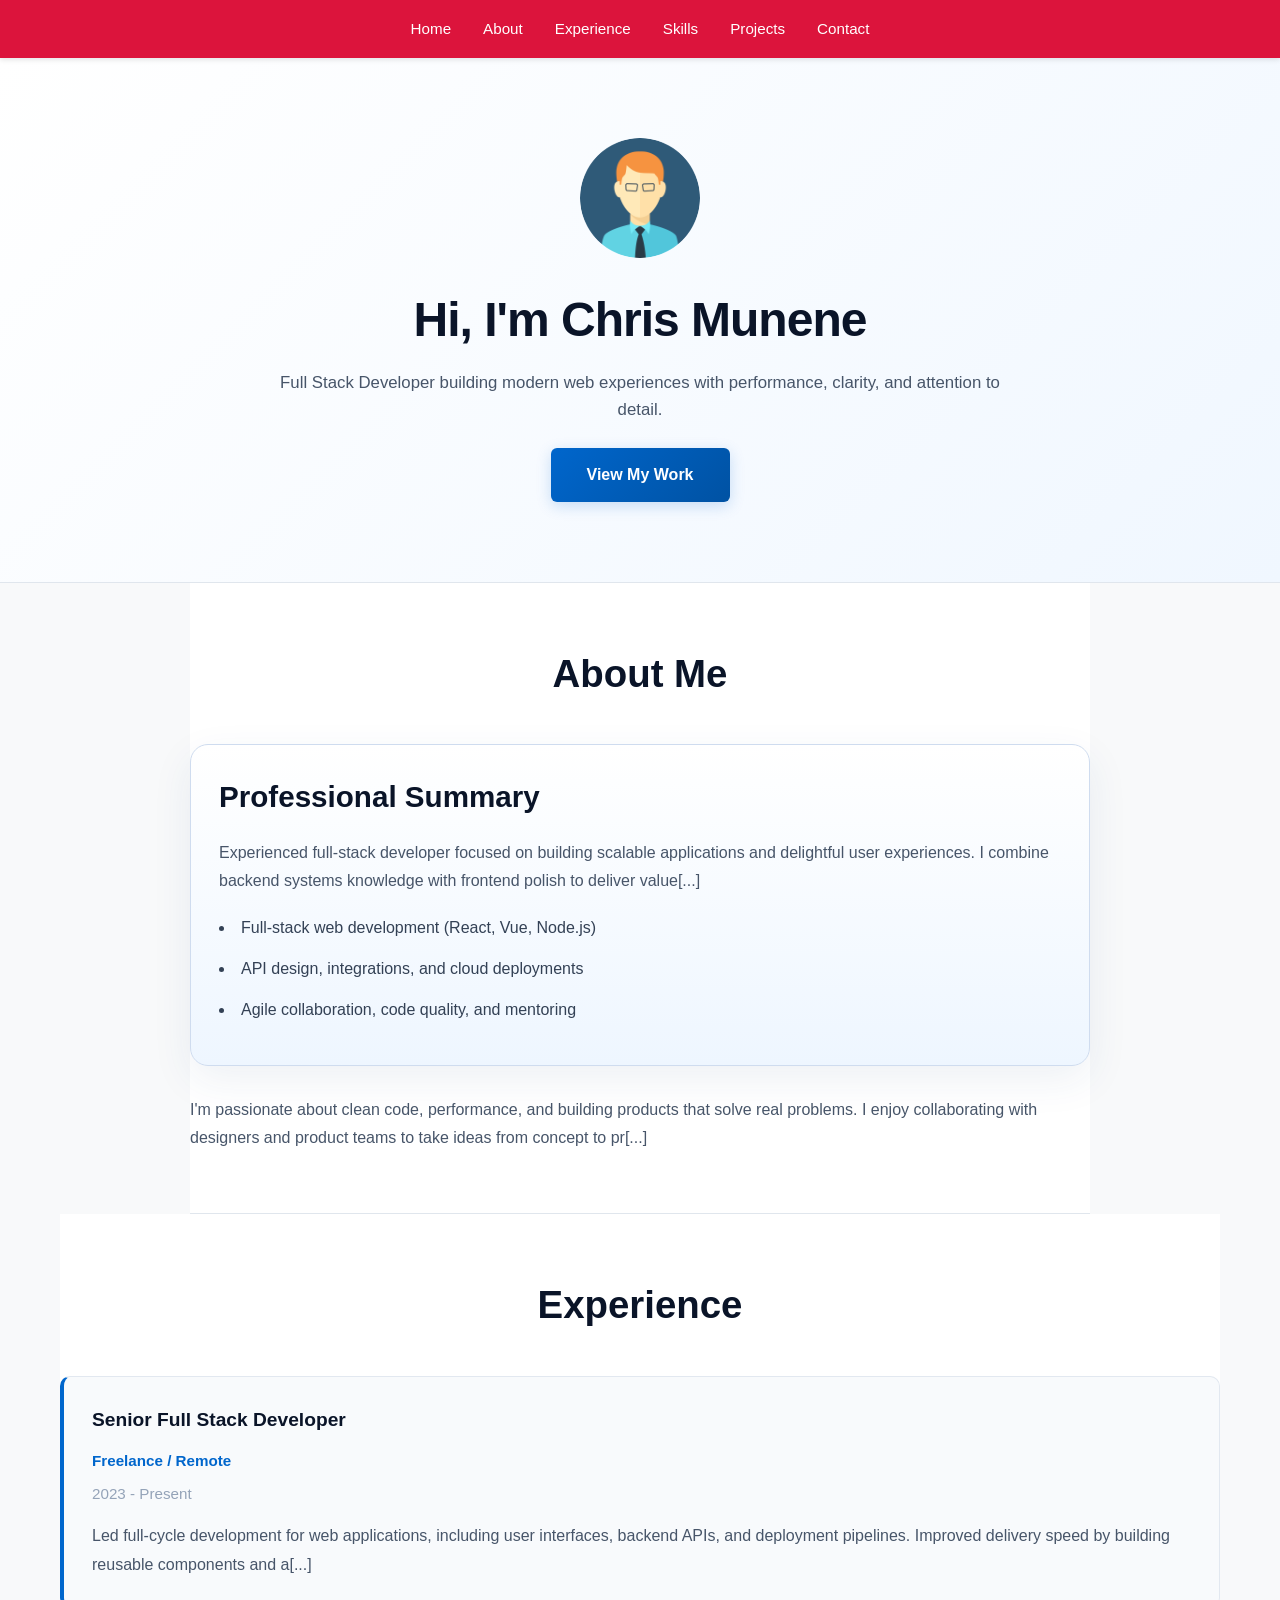
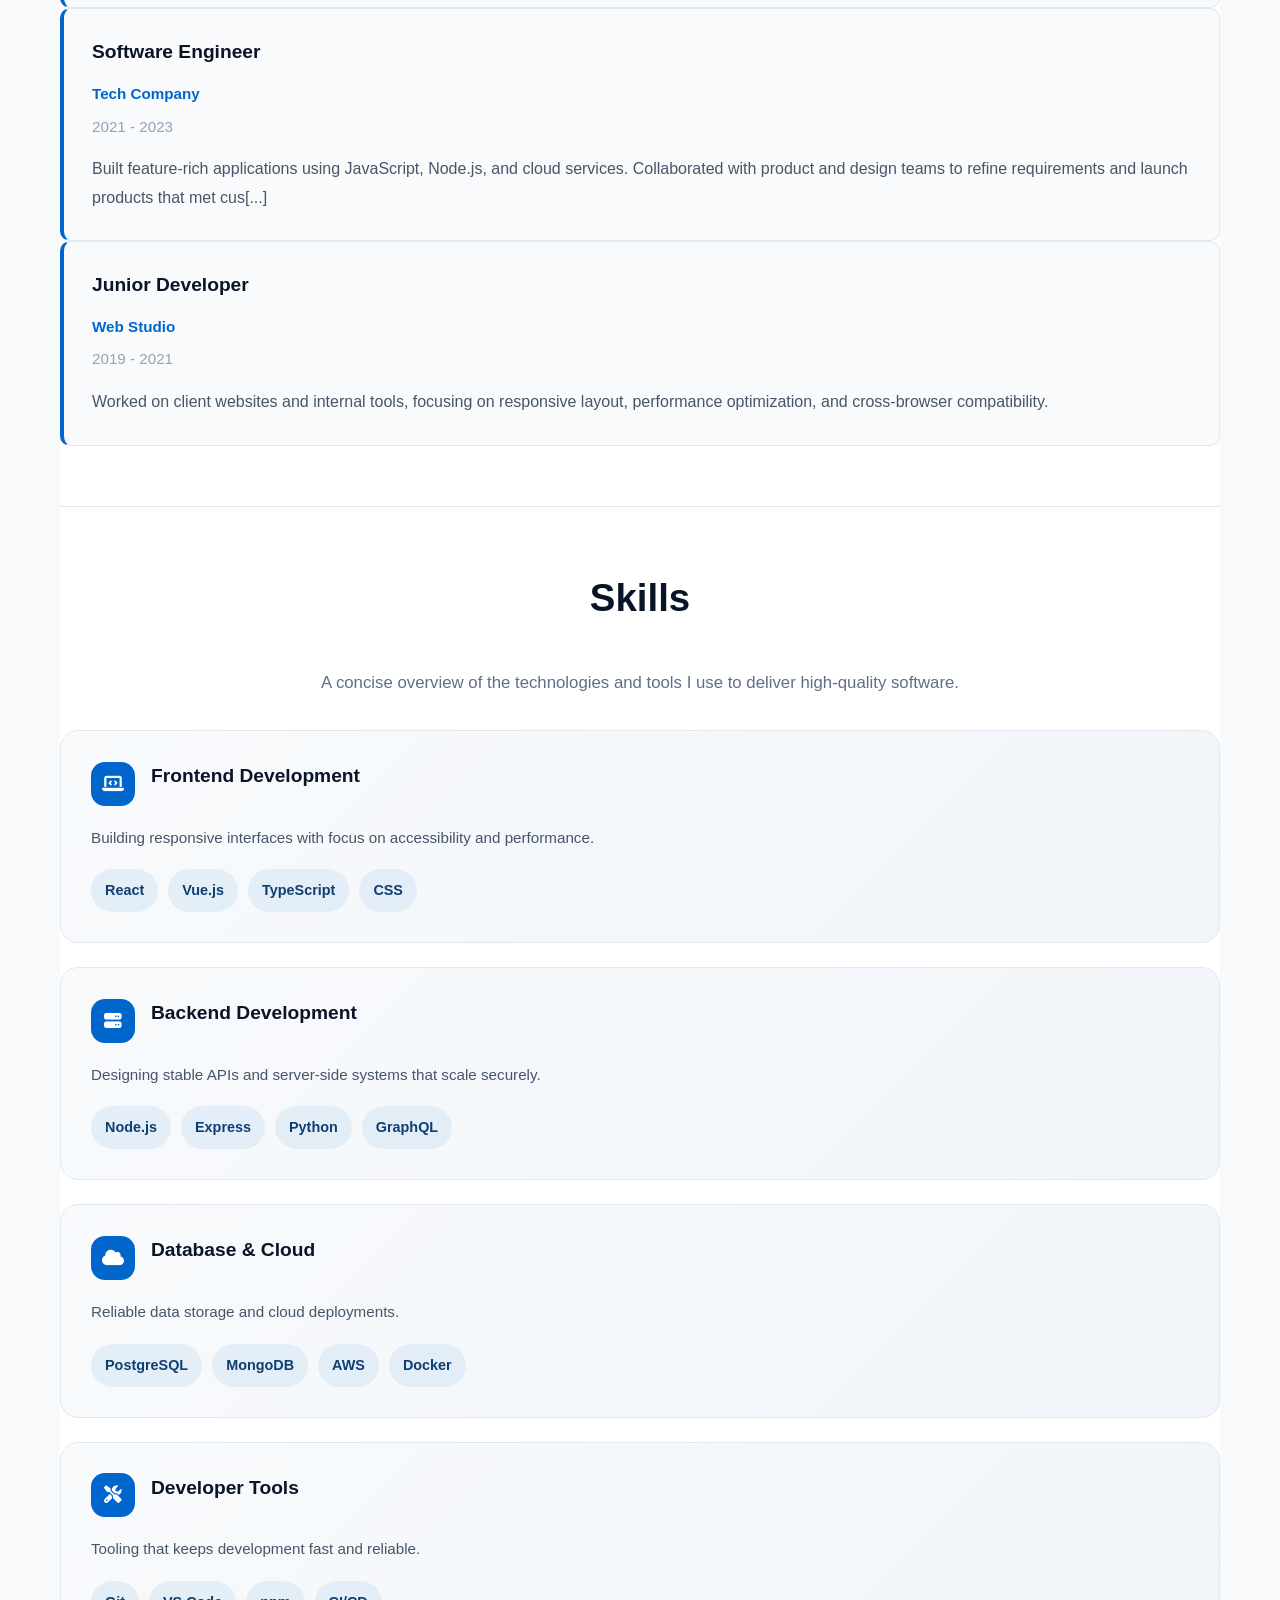
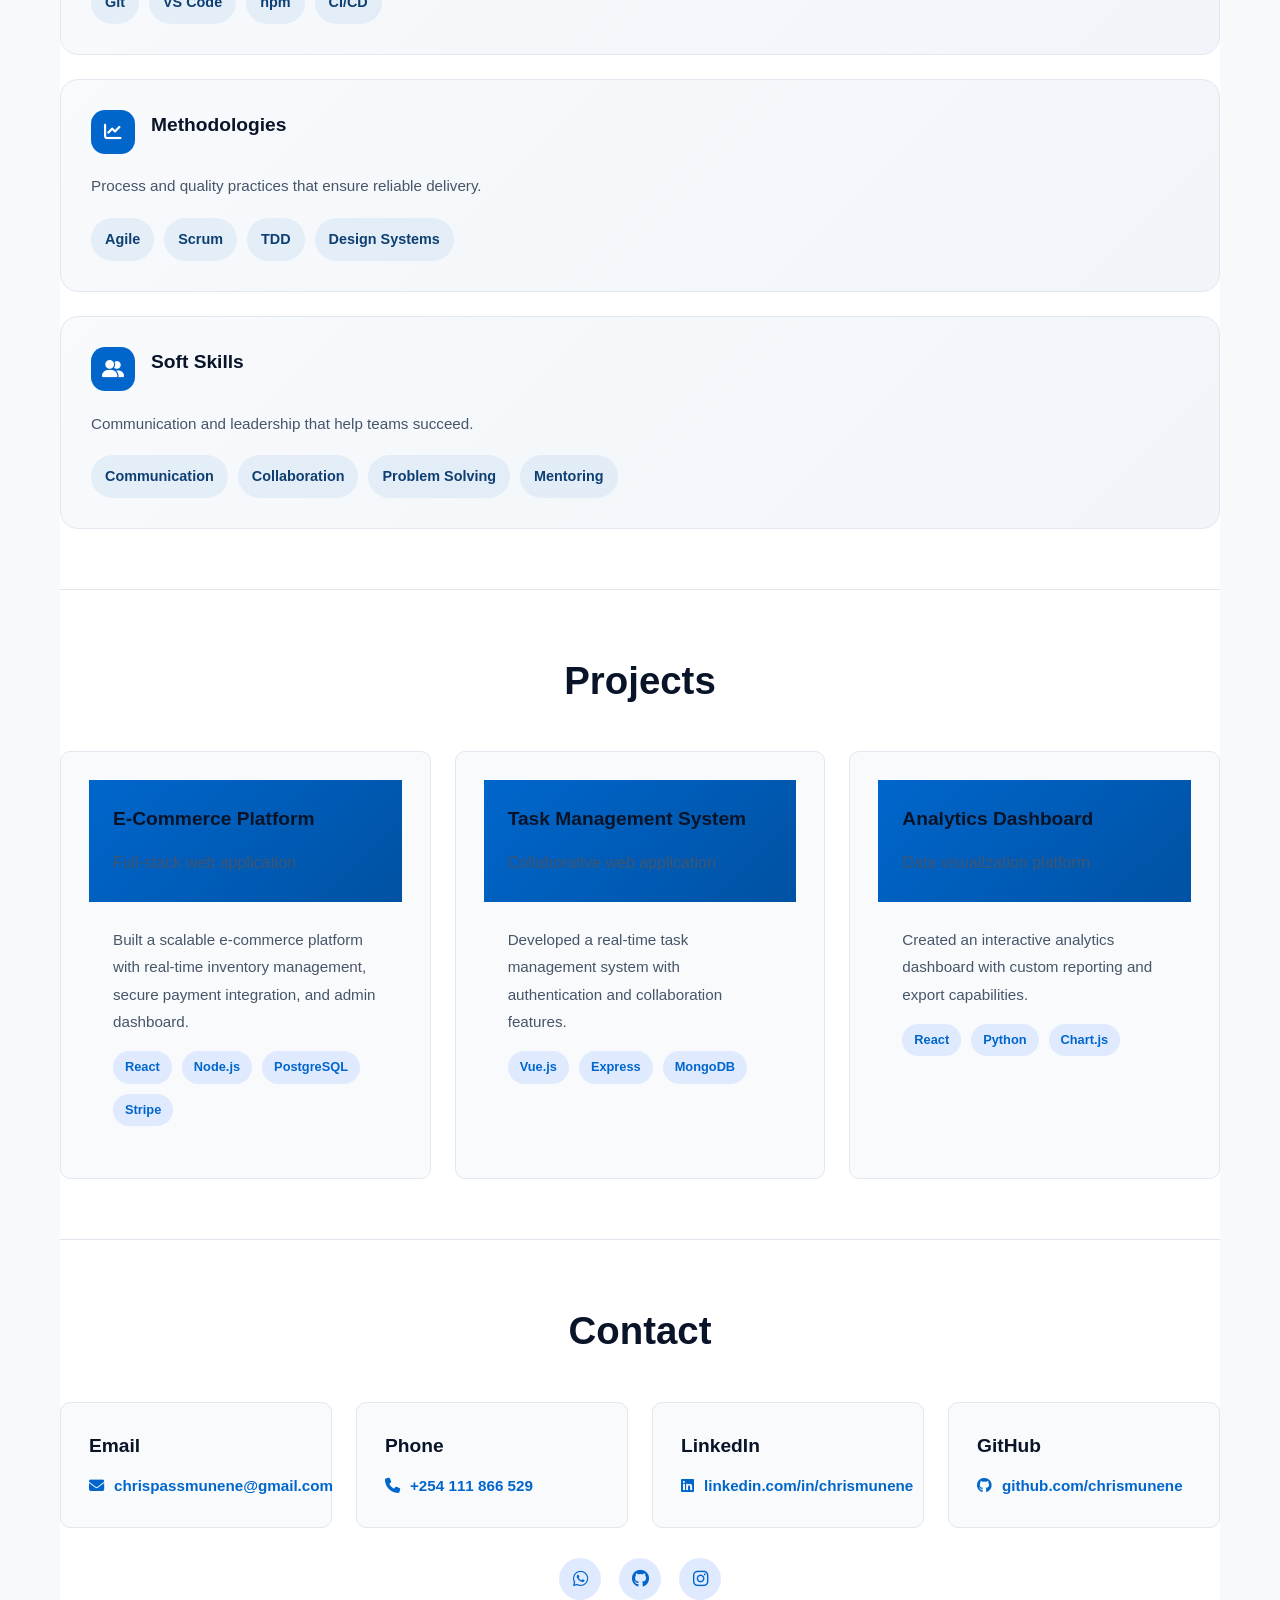
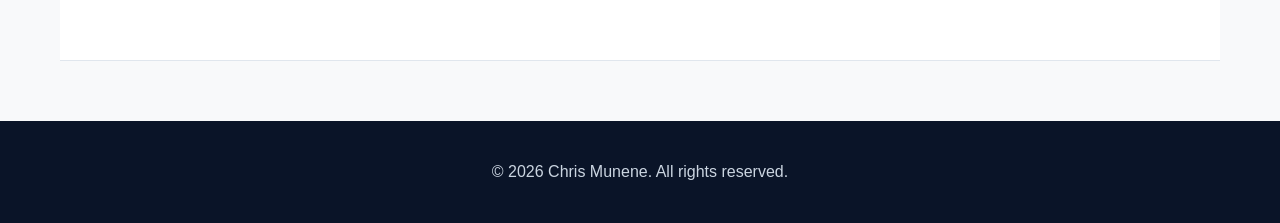
<file: index.html>
<!DOCTYPE html>
<html lang="en">
<head>
    <meta charset="UTF-8">
    <meta name="viewport" content="width=device-width, initial-scale=1.0">
    <link rel="icon" type="image/png" href="Admin-Profile-PNG-Clipart.png">
    <link rel="apple-touch-icon" href="Admin-Profile-PNG-Clipart.png">
    <title>Chris Munene</title>
    <link rel="stylesheet" href="styles.css">
    <link rel="stylesheet" href="https://cdnjs.cloudflare.com/ajax/libs/font-awesome/6.4.0/css/all.min.css">
    <meta name="description" content="Chris Munene — Full Stack Developer. Portfolio with projects, skills and contact information.">
    <style>
        nav {
            background-color: #dc143c;
            padding: 1rem 0;
            position: sticky;
            top: 0;
            box-shadow: 0 2px 5px rgba(0, 0, 0, 0.1);
        }
        
        nav ul {
            list-style: none;
            margin: 0;
            padding: 0 2rem;
            display: flex;
            justify-content: center;
            gap: 2rem;
            flex-wrap: wrap;
        }
        
        nav a {
            color: white;
            text-decoration: none;
            font-weight: 500;
            transition: opacity 0.3s ease;
        }
        
        nav a:hover {
            opacity: 0.8;
            text-decoration: underline;
        }
    </style>
</head>
<body>
    <nav>
        <ul>
            <li><a href="#home">Home</a></li>
            <li><a href="#about">About</a></li>
            <li><a href="#experience">Experience</a></li>
            <li><a href="#skills">Skills</a></li>
            <li><a href="#projects">Projects</a></li>
            <li><a href="#contact">Contact</a></li>
        </ul>
    </nav>

    <header class="page-hero" id="home">
        <img class="logo-image" src="Admin-Profile-PNG-Clipart.png" alt="Admin Profile Logo">
        <h1>Hi, I'm Chris Munene</h1>
        <p>Full Stack Developer building modern web experiences with performance, clarity, and attention to detail.</p>
        <a href="#projects" class="cta-button">View My Work</a>
    </header>

    <main class="container">
        <section id="about" class="about">
            <h2>About Me</h2>
            <div class="about-card">
                <h3>Professional Summary</h3>
                <p>Experienced full-stack developer focused on building scalable applications and delightful user experiences. I combine backend systems knowledge with frontend polish to deliver value[...]
                <ul>
                    <li>Full-stack web development (React, Vue, Node.js)</li>
                    <li>API design, integrations, and cloud deployments</li>
                    <li>Agile collaboration, code quality, and mentoring</li>
                </ul>
            </div>
            <p>I'm passionate about clean code, performance, and building products that solve real problems. I enjoy collaborating with designers and product teams to take ideas from concept to pr[...]
        </section>

        <section id="experience">
            <h2>Experience</h2>
            <div class="experience-item">
                <h3>Senior Full Stack Developer</h3>
                <div class="role">Freelance / Remote</div>
                <div class="date">2023 - Present</div>
                <p>Led full-cycle development for web applications, including user interfaces, backend APIs, and deployment pipelines. Improved delivery speed by building reusable components and a[...]
            </div>
            <div class="experience-item">
                <h3>Software Engineer</h3>
                <div class="role">Tech Company</div>
                <div class="date">2021 - 2023</div>
                <p>Built feature-rich applications using JavaScript, Node.js, and cloud services. Collaborated with product and design teams to refine requirements and launch products that met cus[...]
            </div>
            <div class="experience-item">
                <h3>Junior Developer</h3>
                <div class="role">Web Studio</div>
                <div class="date">2019 - 2021</div>
                <p>Worked on client websites and internal tools, focusing on responsive layout, performance optimization, and cross-browser compatibility.</p>
            </div>
        </section>

        <section id="skills">
            <h2>Skills</h2>
            <p class="section-intro">A concise overview of the technologies and tools I use to deliver high-quality software.</p>
            <div class="skills-grid">
                <div class="skill-card">
                    <div class="skill-card-header">
                        <i class="fas fa-laptop-code"></i>
                        <h3>Frontend Development</h3>
                    </div>
                    <p>Building responsive interfaces with focus on accessibility and performance.</p>
                    <div class="skill-tags">
                        <span class="skill-pill">React</span>
                        <span class="skill-pill">Vue.js</span>
                        <span class="skill-pill">TypeScript</span>
                        <span class="skill-pill">CSS</span>
                    </div>
                </div>
                <div class="skill-card">
                    <div class="skill-card-header">
                        <i class="fas fa-server"></i>
                        <h3>Backend Development</h3>
                    </div>
                    <p>Designing stable APIs and server-side systems that scale securely.</p>
                    <div class="skill-tags">
                        <span class="skill-pill">Node.js</span>
                        <span class="skill-pill">Express</span>
                        <span class="skill-pill">Python</span>
                        <span class="skill-pill">GraphQL</span>
                    </div>
                </div>
                <div class="skill-card">
                    <div class="skill-card-header">
                        <i class="fas fa-cloud"></i>
                        <h3>Database & Cloud</h3>
                    </div>
                    <p>Reliable data storage and cloud deployments.</p>
                    <div class="skill-tags">
                        <span class="skill-pill">PostgreSQL</span>
                        <span class="skill-pill">MongoDB</span>
                        <span class="skill-pill">AWS</span>
                        <span class="skill-pill">Docker</span>
                    </div>
                </div>
                <div class="skill-card">
                    <div class="skill-card-header">
                        <i class="fas fa-tools"></i>
                        <h3>Developer Tools</h3>
                    </div>
                    <p>Tooling that keeps development fast and reliable.</p>
                    <div class="skill-tags">
                        <span class="skill-pill">Git</span>
                        <span class="skill-pill">VS Code</span>
                        <span class="skill-pill">npm</span>
                        <span class="skill-pill">CI/CD</span>
                    </div>
                </div>
                <div class="skill-card">
                    <div class="skill-card-header">
                        <i class="fas fa-chart-line"></i>
                        <h3>Methodologies</h3>
                    </div>
                    <p>Process and quality practices that ensure reliable delivery.</p>
                    <div class="skill-tags">
                        <span class="skill-pill">Agile</span>
                        <span class="skill-pill">Scrum</span>
                        <span class="skill-pill">TDD</span>
                        <span class="skill-pill">Design Systems</span>
                    </div>
                </div>
                <div class="skill-card">
                    <div class="skill-card-header">
                        <i class="fas fa-user-friends"></i>
                        <h3>Soft Skills</h3>
                    </div>
                    <p>Communication and leadership that help teams succeed.</p>
                    <div class="skill-tags">
                        <span class="skill-pill">Communication</span>
                        <span class="skill-pill">Collaboration</span>
                        <span class="skill-pill">Problem Solving</span>
                        <span class="skill-pill">Mentoring</span>
                    </div>
                </div>
            </div>
        </section>

        <section id="projects">
            <h2>Projects</h2>
            <div class="projects-grid">
                <div class="project-card">
                    <div class="project-header">
                        <h3>E-Commerce Platform</h3>
                        <p>Full-stack web application</p>
                    </div>
                    <div class="project-body">
                        <p>Built a scalable e-commerce platform with real-time inventory management, secure payment integration, and admin dashboard.</p>
                        <div class="project-tags">
                            <span class="tag">React</span>
                            <span class="tag">Node.js</span>
                            <span class="tag">PostgreSQL</span>
                            <span class="tag">Stripe</span>
                        </div>
                    </div>
                </div>
                <div class="project-card">
                    <div class="project-header">
                        <h3>Task Management System</h3>
                        <p>Collaborative web application</p>
                    </div>
                    <div class="project-body">
                        <p>Developed a real-time task management system with authentication and collaboration features.</p>
                        <div class="project-tags">
                            <span class="tag">Vue.js</span>
                            <span class="tag">Express</span>
                            <span class="tag">MongoDB</span>
                        </div>
                    </div>
                </div>
                <div class="project-card">
                    <div class="project-header">
                        <h3>Analytics Dashboard</h3>
                        <p>Data visualization platform</p>
                    </div>
                    <div class="project-body">
                        <p>Created an interactive analytics dashboard with custom reporting and export capabilities.</p>
                        <div class="project-tags">
                            <span class="tag">React</span>
                            <span class="tag">Python</span>
                            <span class="tag">Chart.js</span>
                        </div>
                    </div>
                </div>
            </div>
        </section>

        <section id="contact">
            <h2>Contact</h2>
            <div class="contact-info">
                <div class="contact-item">
                    <h3>Email</h3>
                    <a href="mailto:chrispassmunene@gmail.com"><i class="fas fa-envelope"></i> chrispassmunene@gmail.com</a>
                </div>
                <div class="contact-item">
                    <h3>Phone</h3>
                    <a href="tel:+254111866529"><i class="fas fa-phone"></i> +254 111 866 529</a>
                </div>
                <div class="contact-item">
                    <h3>LinkedIn</h3>
                    <a href="https://linkedin.com/in/chrismunene" target="_blank"><i class="fab fa-linkedin"></i> linkedin.com/in/chrismunene</a>
                </div>
                <div class="contact-item">
                    <h3>GitHub</h3>
                    <a href="https://github.com/chrismunene" target="_blank"><i class="fab fa-github"></i> github.com/chrismunene</a>
                </div>
            </div>

            <div class="social-links">
                <a href="https://wa.me/254111866529" target="_blank" title="WhatsApp"><i class="fab fa-whatsapp"></i></a>
                <a href="https://github.com/chrismunene" target="_blank" title="GitHub"><i class="fab fa-github"></i></a>
                <a href="https://instagram.com/chris_munene61" target="_blank" title="Instagram"><i class="fab fa-instagram"></i></a>
            </div>
        </section>
    </main>

    <footer>
        <p>&copy; 2026 Chris Munene. All rights reserved.</p>
    </footer>
</body>
</html>
</file>
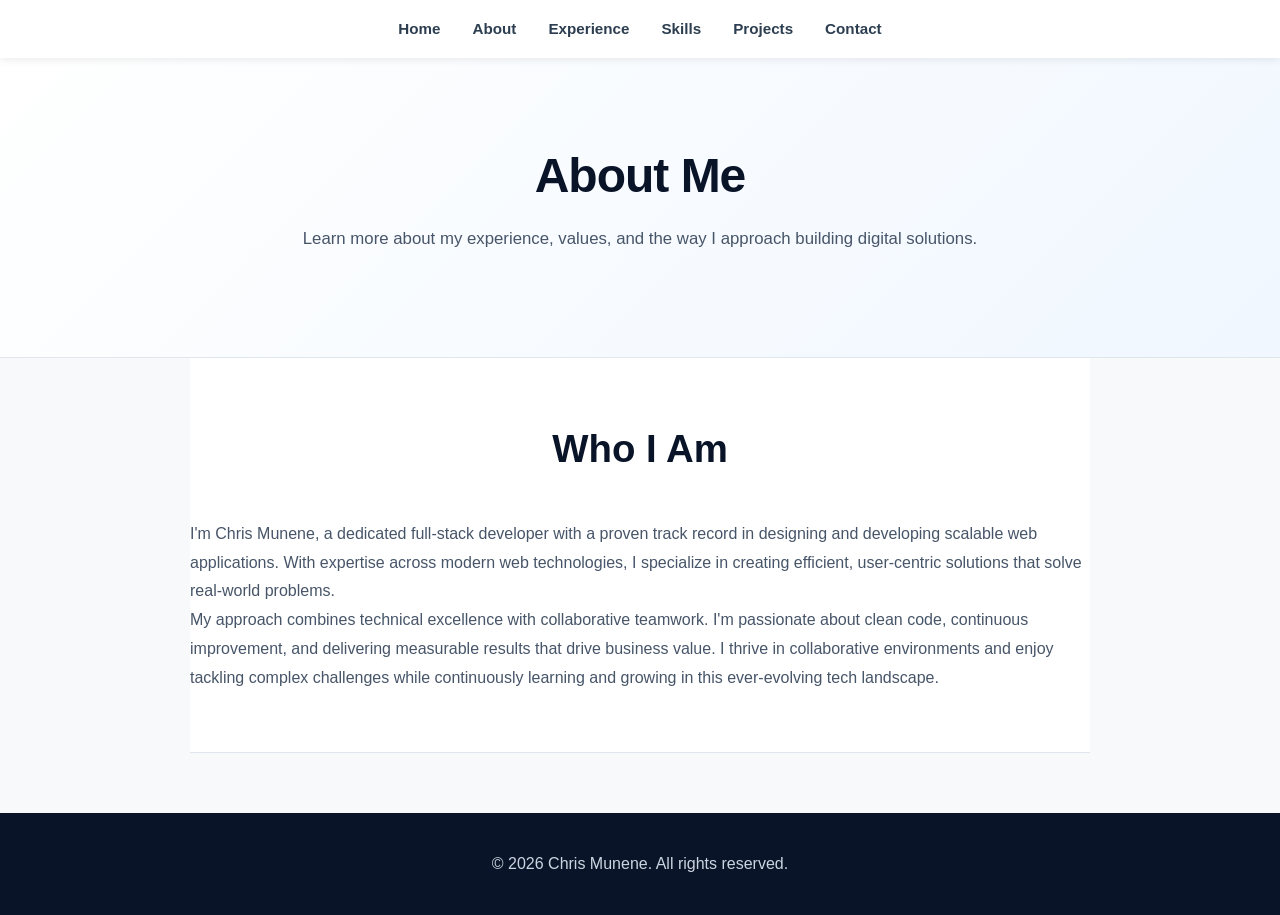
<file: About.html>
<!DOCTYPE html>
<html lang="en">
<head>
    <meta charset="UTF-8">
    <meta name="viewport" content="width=device-width, initial-scale=1.0">
    <title>About | Chris Munene</title>
    <link rel="stylesheet" href="styles.css">
    <link rel="stylesheet" href="https://cdnjs.cloudflare.com/ajax/libs/font-awesome/6.4.0/css/all.min.css">
</head>
<body>
    <nav>
        <ul>
            <li><a href="Home.html">Home</a></li>
            <li><a href="About.html">About</a></li>
            <li><a href="Experience.html">Experience</a></li>
            <li><a href="skills.html">Skills</a></li>
            <li><a href="Projects.html">Projects</a></li>
            <li><a href="Contact.html">Contact</a></li>
        </ul>
    </nav>

    <header class="page-hero">
        <h1>About Me</h1>
        <p>Learn more about my experience, values, and the way I approach building digital solutions.</p>
    </header>

    <main class="container">
        <section class="about">
            <h2>Who I Am</h2>
            <p>I'm Chris Munene, a dedicated full-stack developer with a proven track record in designing and developing scalable web applications. With expertise across modern web technologies, I specialize in creating efficient, user-centric solutions that solve real-world problems.</p>
            <p>My approach combines technical excellence with collaborative teamwork. I'm passionate about clean code, continuous improvement, and delivering measurable results that drive business value. I thrive in collaborative environments and enjoy tackling complex challenges while continuously learning and growing in this ever-evolving tech landscape.</p>
        </section>
    </main>

    <footer>
        <p>&copy; 2026 Chris Munene. All rights reserved.</p>
    </footer>
</body>
</html>
</file>
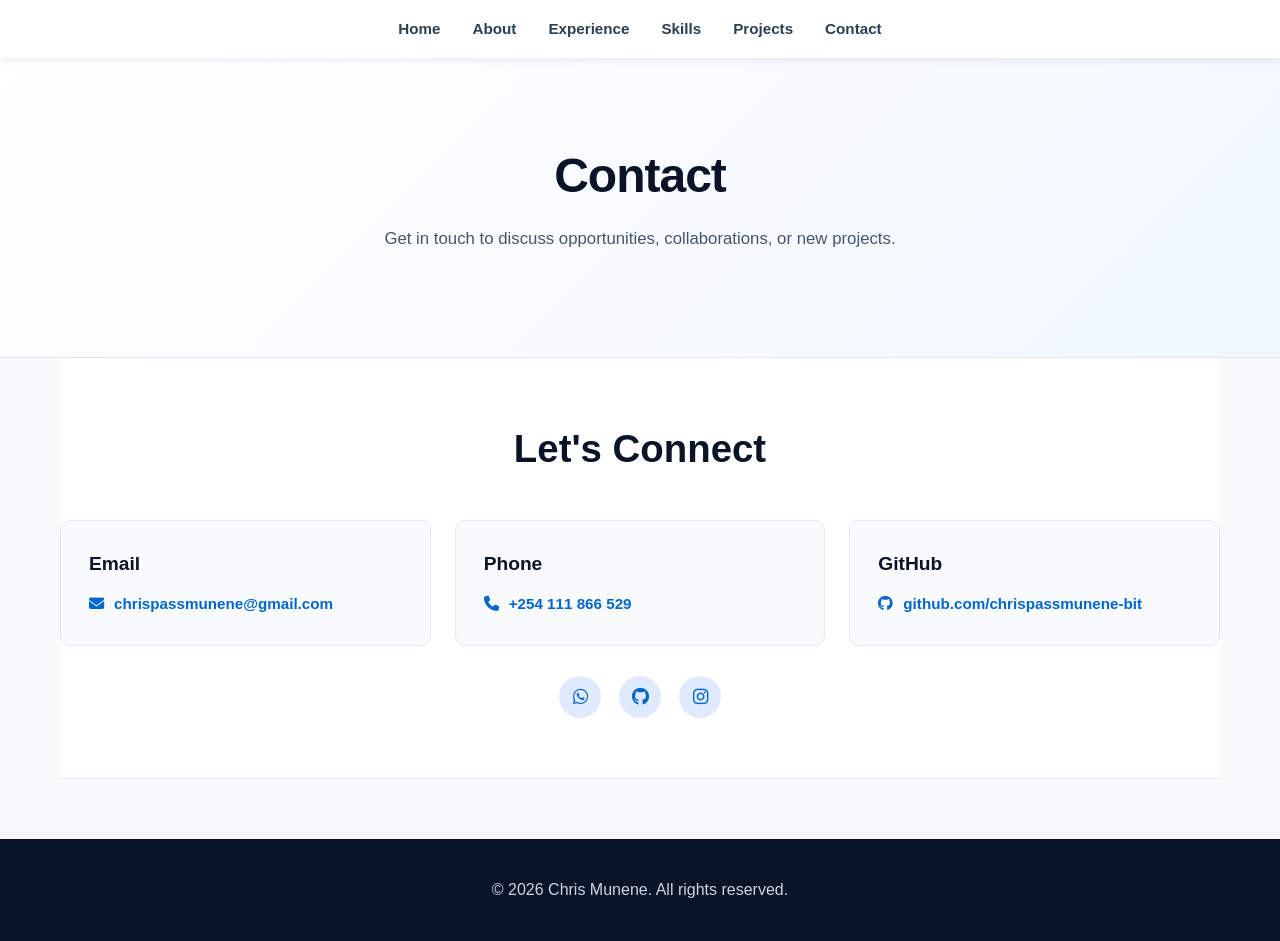
<file: Contact.html>
<!DOCTYPE html>
<html lang="en">
<head>
    <meta charset="UTF-8">
    <meta name="viewport" content="width=device-width, initial-scale=1.0">
    <title>Contact | Chris Munene</title>
    <link rel="stylesheet" href="styles.css">
    <link rel="stylesheet" href="https://cdnjs.cloudflare.com/ajax/libs/font-awesome/6.4.0/css/all.min.css">
</head>
<body>
    <nav>
        <ul>
            <li><a href="Home.html">Home</a></li>
            <li><a href="About.html">About</a></li>
            <li><a href="Experience.html">Experience</a></li>
            <li><a href="skills.html">Skills</a></li>
            <li><a href="Projects.html">Projects</a></li>
            <li><a href="Contact.html">Contact</a></li>
        </ul>
    </nav>

    <header class="page-hero">
        <h1>Contact</h1>
        <p>Get in touch to discuss opportunities, collaborations, or new projects.</p>
    </header>

    <main class="container">
        <section>
            <h2>Let's Connect</h2>
            <div class="contact-info">
                <div class="contact-item">
                    <h3>Email</h3>
                    <a href="mailto:chrispassmunene@gmail.com"><i class="fas fa-envelope"></i> chrispassmunene@gmail.com</a>
                </div>
                <div class="contact-item">
                    <h3>Phone</h3>
                    <a href="tel:+254111866529"><i class="fas fa-phone"></i> +254 111 866 529</a>
                </div>
                <div class="contact-item">
                    <h3>GitHub</h3>
                    <a href="https://github.com/chrispassmunene-bit" target="_blank"><i class="fab fa-github"></i> github.com/chrispassmunene-bit</a>
                </div>
            </div>

            <div class="social-links">
                <a href="https://wa.me/254111866529" target="_blank" title="WhatsApp"><i class="fab fa-whatsapp"></i></a>
                <a href="https://github.com/chrispassmunene-bit" target="_blank" title="GitHub"><i class="fab fa-github"></i></a>
                <a href="https://instagram.com/chris_munene61" target="_blank" title="Instagram"><i class="fab fa-instagram"></i></a>
            </div>
        </section>
    </main>

    <footer>
        <p>&copy; 2026 Chris Munene. All rights reserved.</p>
    </footer>
</body>
</html>
</file>
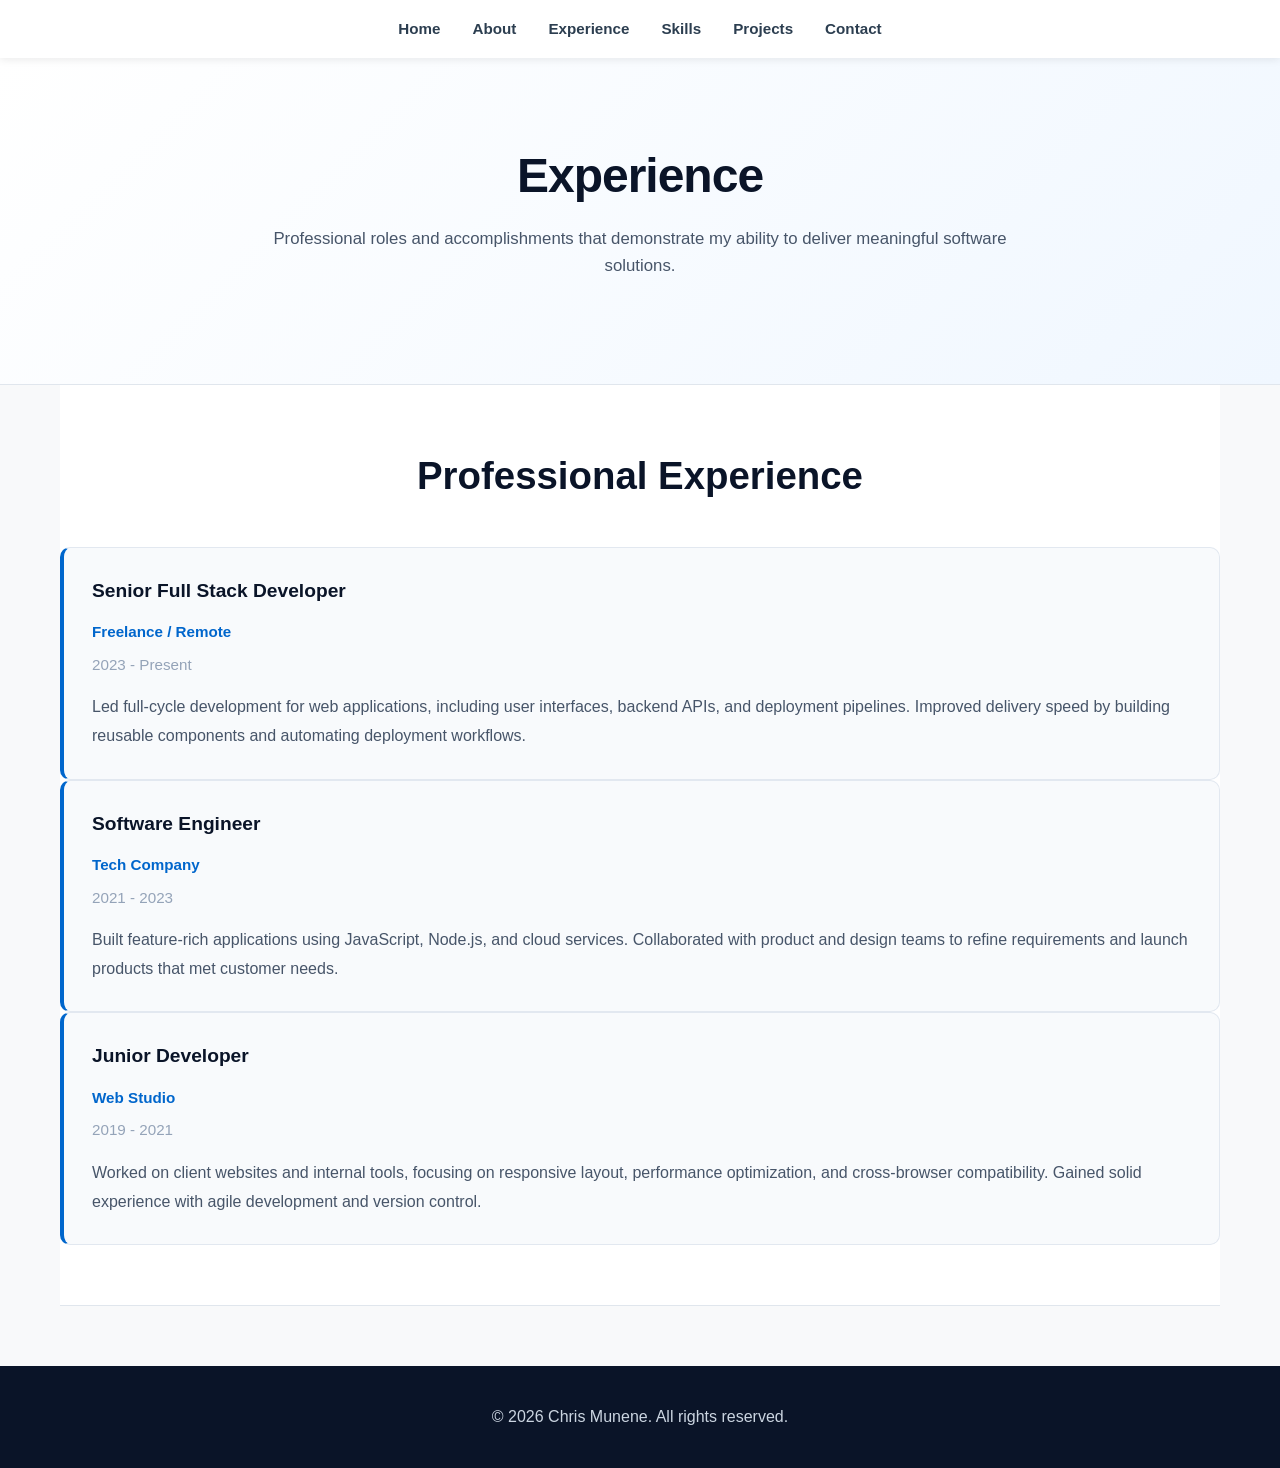
<file: Experience.html>
<!DOCTYPE html>
<html lang="en">
<head>
    <meta charset="UTF-8">
    <meta name="viewport" content="width=device-width, initial-scale=1.0">
    <title>Experience | Chris Munene</title>
    <link rel="stylesheet" href="styles.css">
    <link rel="stylesheet" href="https://cdnjs.cloudflare.com/ajax/libs/font-awesome/6.4.0/css/all.min.css">
</head>
<body>
    <nav>
        <ul>
            <li><a href="Home.html">Home</a></li>
            <li><a href="About.html">About</a></li>
            <li><a href="Experience.html">Experience</a></li>
            <li><a href="skills.html">Skills</a></li>
            <li><a href="Projects.html">Projects</a></li>
            <li><a href="Contact.html">Contact</a></li>
        </ul>
    </nav>

    <header class="page-hero">
        <h1>Experience</h1>
        <p>Professional roles and accomplishments that demonstrate my ability to deliver meaningful software solutions.</p>
    </header>

    <main class="container">
        <section>
            <h2>Professional Experience</h2>
            <div class="experience-item">
                <h3>Senior Full Stack Developer</h3>
                <div class="role">Freelance / Remote</div>
                <div class="date">2023 - Present</div>
                <p>Led full-cycle development for web applications, including user interfaces, backend APIs, and deployment pipelines. Improved delivery speed by building reusable components and automating deployment workflows.</p>
            </div>
            <div class="experience-item">
                <h3>Software Engineer</h3>
                <div class="role">Tech Company</div>
                <div class="date">2021 - 2023</div>
                <p>Built feature-rich applications using JavaScript, Node.js, and cloud services. Collaborated with product and design teams to refine requirements and launch products that met customer needs.</p>
            </div>
            <div class="experience-item">
                <h3>Junior Developer</h3>
                <div class="role">Web Studio</div>
                <div class="date">2019 - 2021</div>
                <p>Worked on client websites and internal tools, focusing on responsive layout, performance optimization, and cross-browser compatibility. Gained solid experience with agile development and version control.</p>
            </div>
        </section>
    </main>

    <footer>
        <p>&copy; 2026 Chris Munene. All rights reserved.</p>
    </footer>
</body>
</html>
</file>
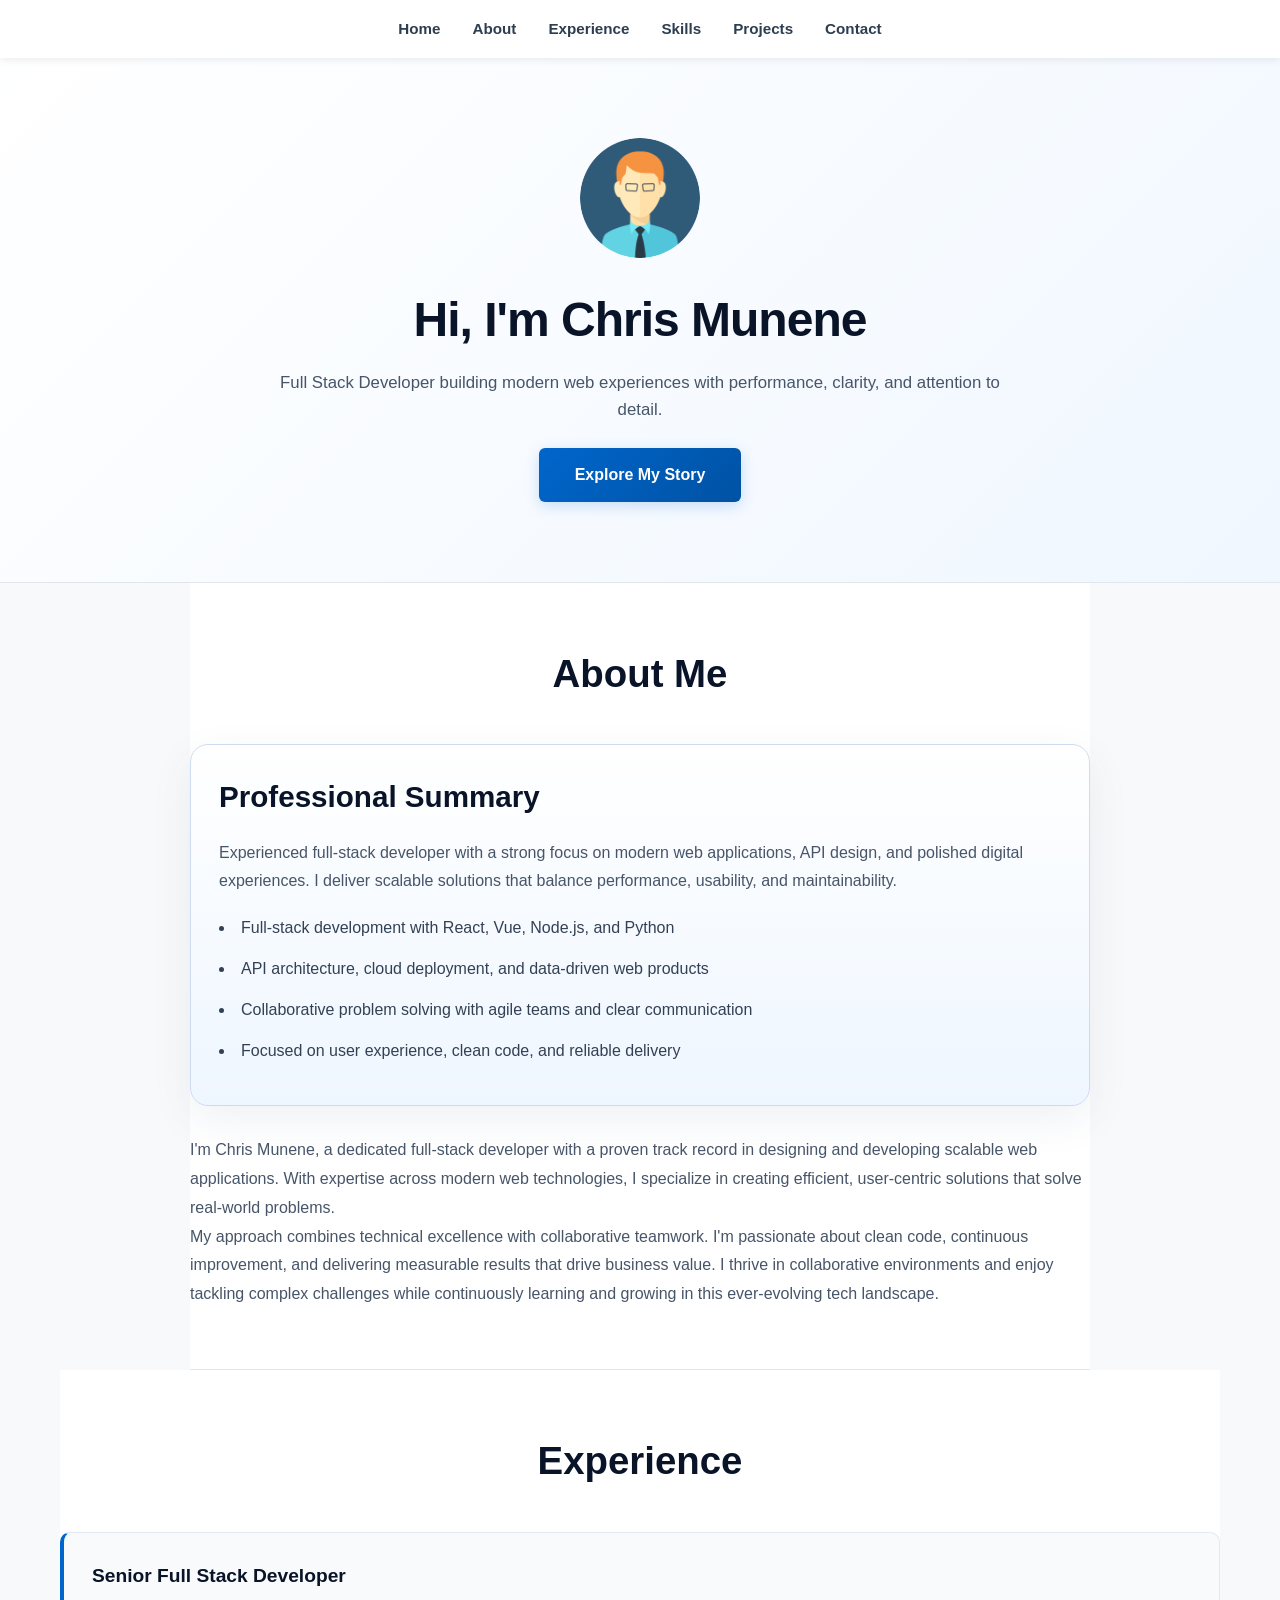
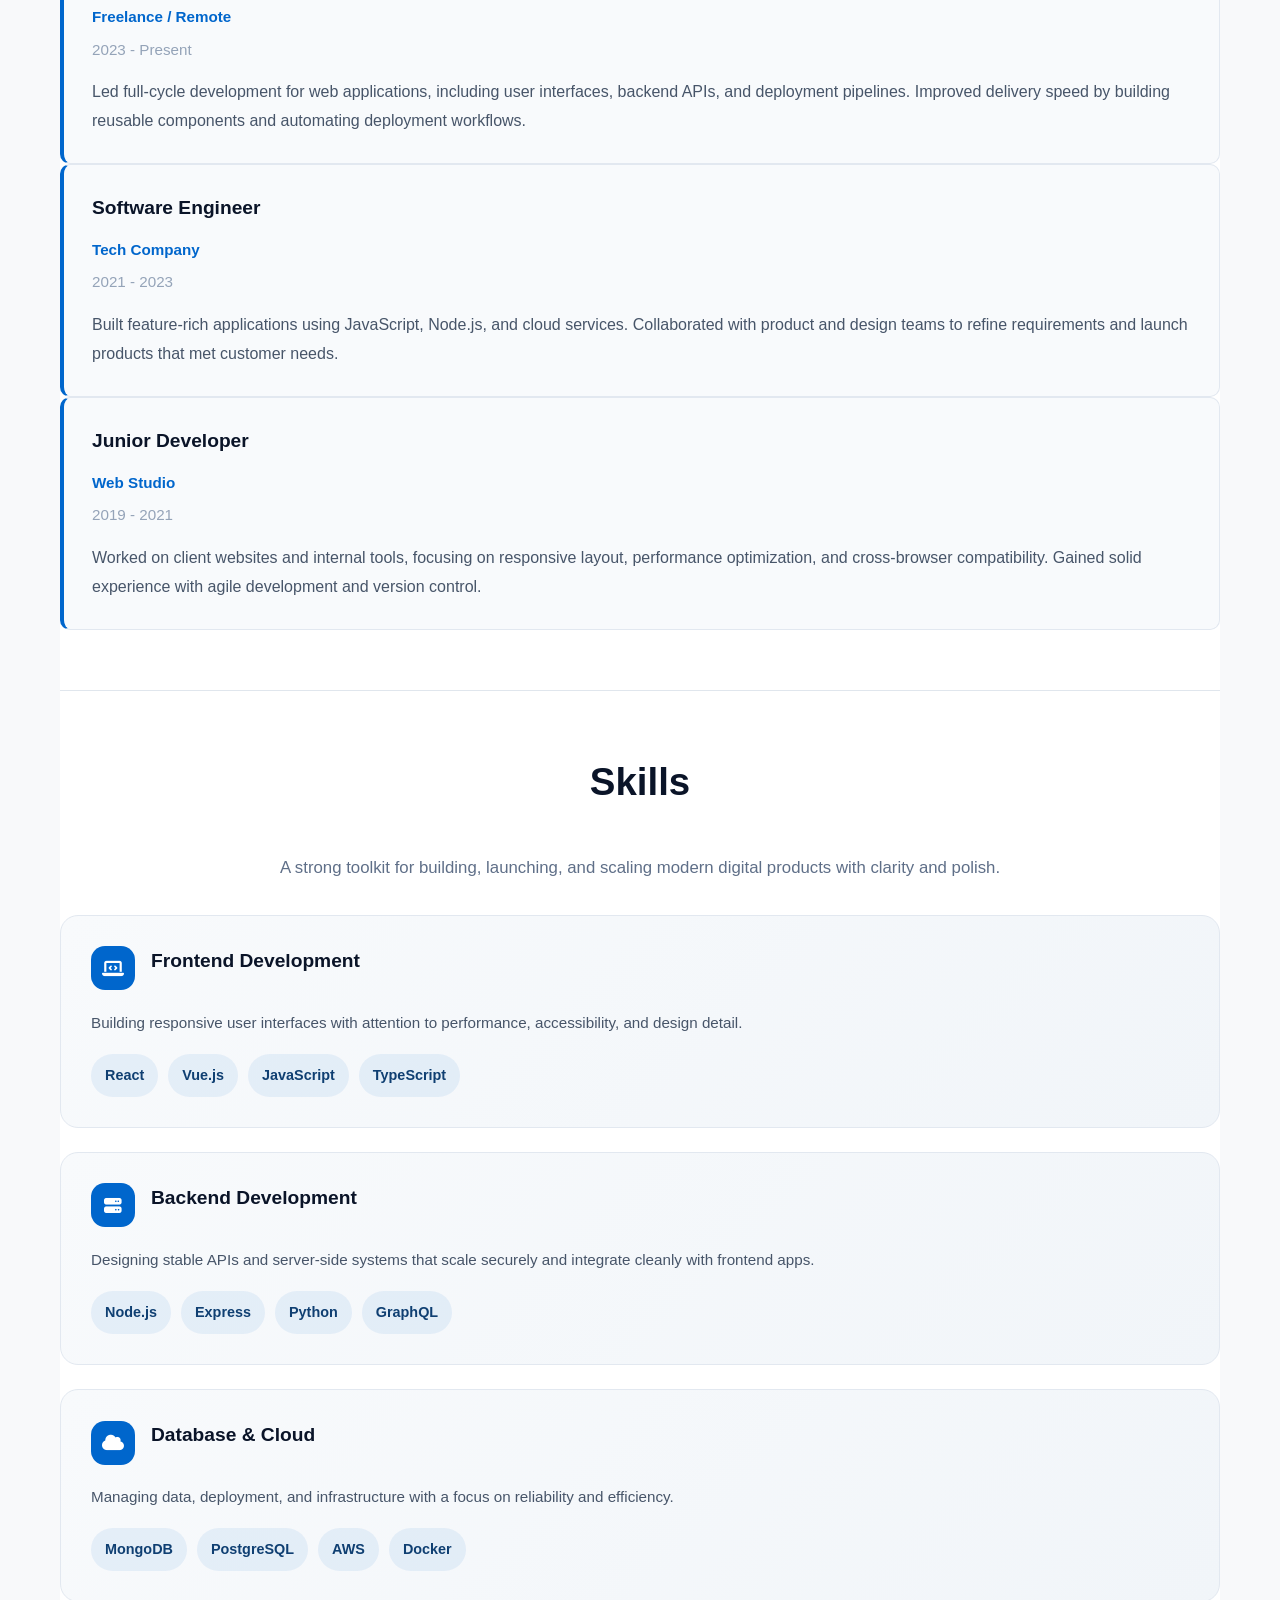
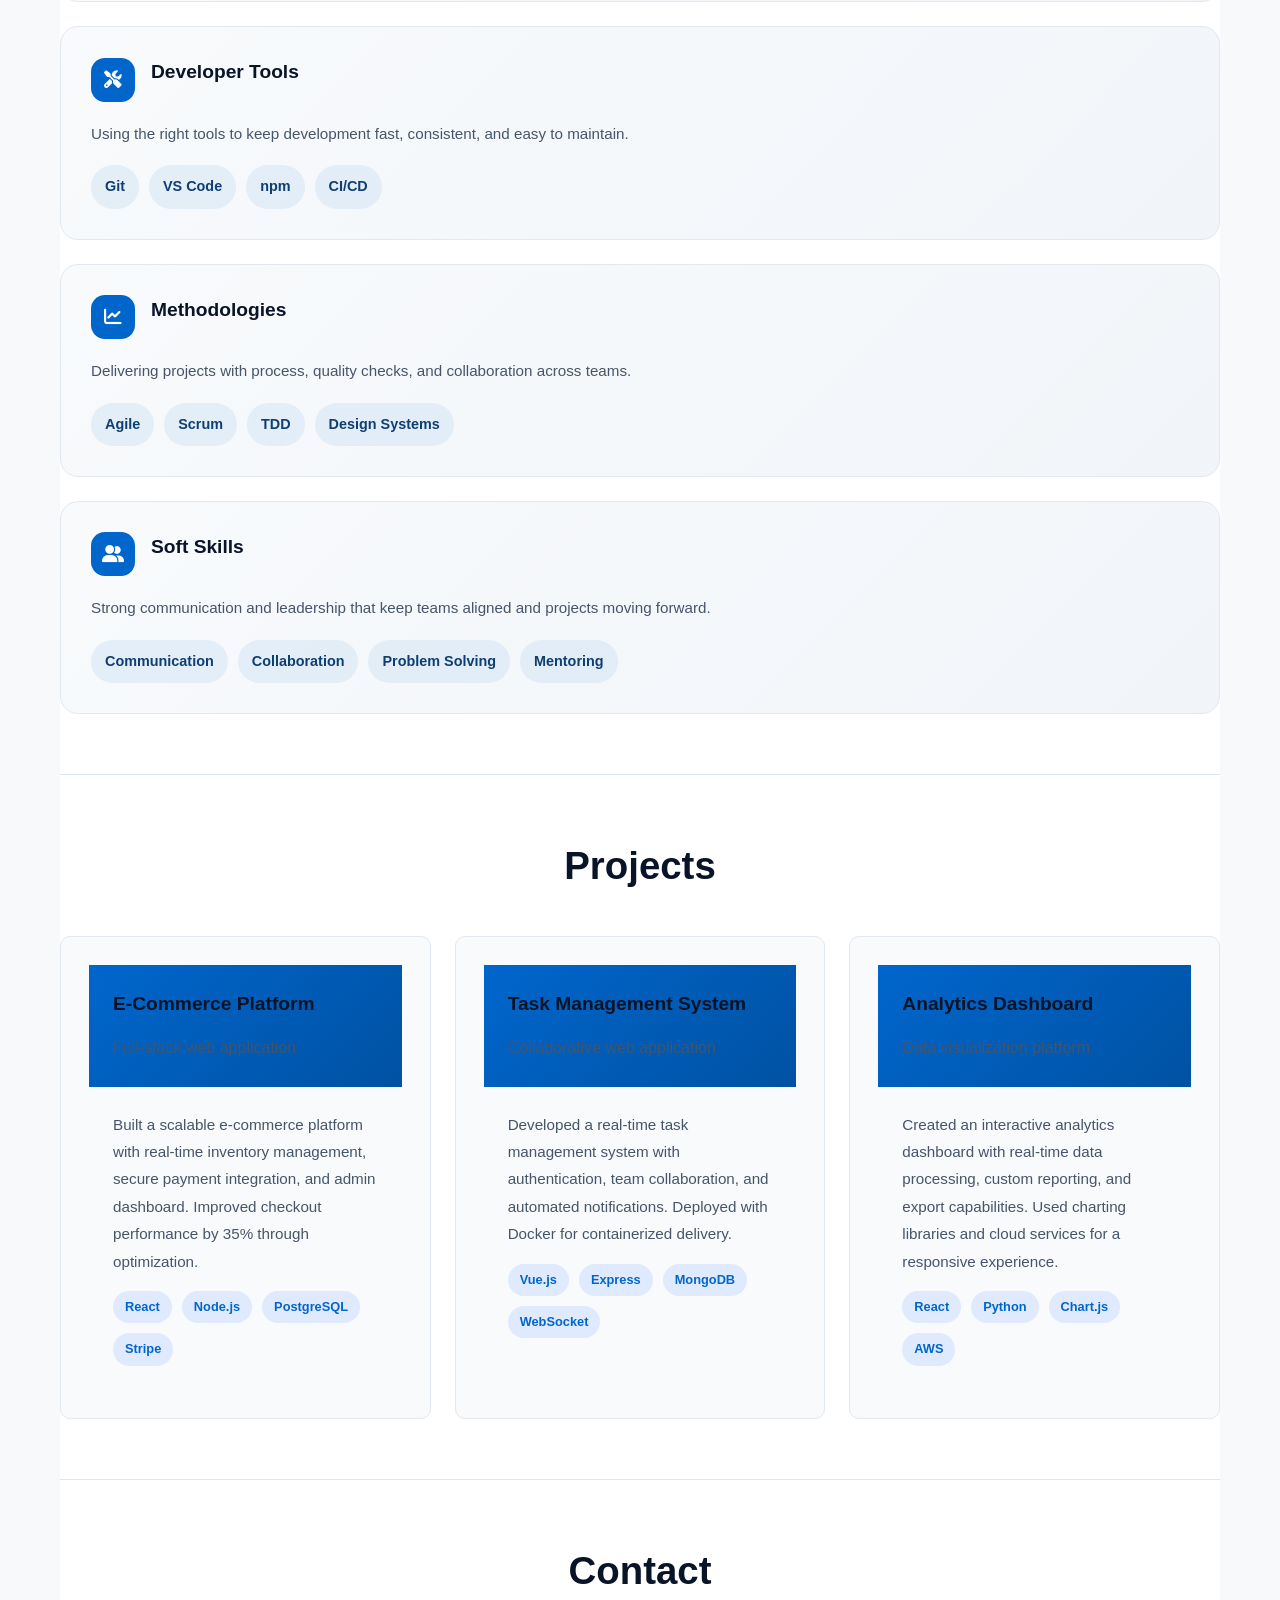
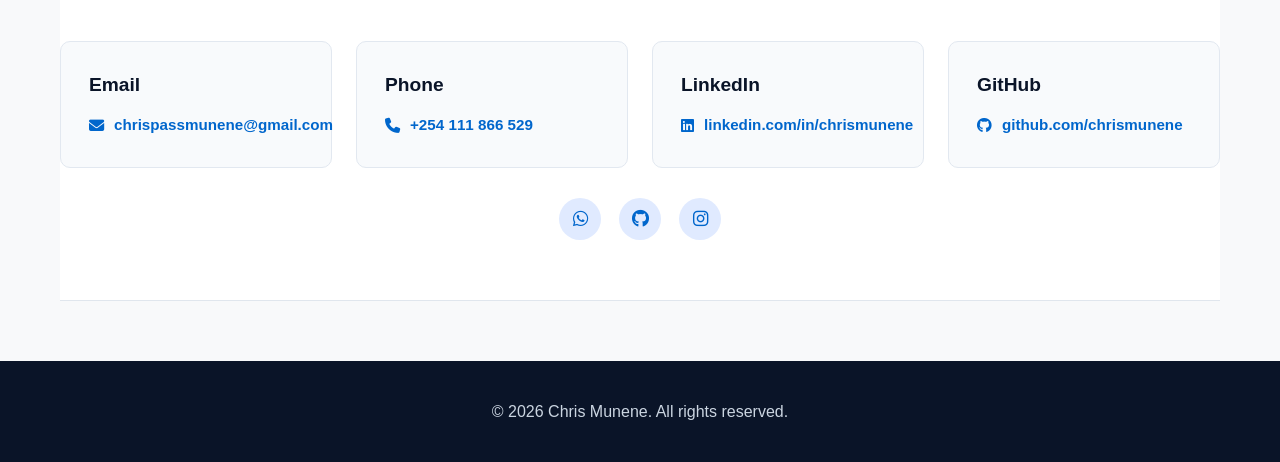
<file: Home.html>
<!DOCTYPE html>
<html lang="en">
<head>
    <meta charset="UTF-8">
    <meta name="viewport" content="width=device-width, initial-scale=1.0">
    <link rel="icon" type="image/png" href="Admin-Profile-PNG-Clipart.png">
    <title>Chris Munene</title>
    <link rel="apple-touch-icon" href="Admin-Profile-PNG-Clipart.png">
    <link rel="stylesheet" href="styles.css">
    <link rel="stylesheet" href="https://cdnjs.cloudflare.com/ajax/libs/font-awesome/6.4.0/css/all.min.css">
</head>
<body>
    <nav>
        <ul>
            <li><a href="#home">Home</a></li>
            <li><a href="#about">About</a></li>
            <li><a href="#experience">Experience</a></li>
            <li><a href="#skills">Skills</a></li>
            <li><a href="#projects">Projects</a></li>
            <li><a href="#contact">Contact</a></li>
        </ul>
    </nav>

    <header class="page-hero" id="home">
        <img class="logo-image" src="Admin-Profile-PNG-Clipart.png" alt="Admin Profile Logo">
        <h1>Hi, I'm Chris Munene</h1>
        <p>Full Stack Developer building modern web experiences with performance, clarity, and attention to detail.</p>
        <a href="#about" class="cta-button">Explore My Story</a>
    </header>

    <main class="container">
        <section id="about" class="about">
            <h2>About Me</h2>
            <div class="about-card">
                <h3>Professional Summary</h3>
                <p>Experienced full-stack developer with a strong focus on modern web applications, API design, and polished digital experiences. I deliver scalable solutions that balance performance, usability, and maintainability.</p>
                <ul>
                    <li>Full-stack development with React, Vue, Node.js, and Python</li>
                    <li>API architecture, cloud deployment, and data-driven web products</li>
                    <li>Collaborative problem solving with agile teams and clear communication</li>
                    <li>Focused on user experience, clean code, and reliable delivery</li>
                </ul>
            </div>
            <p>I'm Chris Munene, a dedicated full-stack developer with a proven track record in designing and developing scalable web applications. With expertise across modern web technologies, I specialize in creating efficient, user-centric solutions that solve real-world problems.</p>
            <p>My approach combines technical excellence with collaborative teamwork. I'm passionate about clean code, continuous improvement, and delivering measurable results that drive business value. I thrive in collaborative environments and enjoy tackling complex challenges while continuously learning and growing in this ever-evolving tech landscape.</p>
        </section>

        <section id="experience">
            <h2>Experience</h2>
            <div class="experience-item">
                <h3>Senior Full Stack Developer</h3>
                <div class="role">Freelance / Remote</div>
                <div class="date">2023 - Present</div>
                <p>Led full-cycle development for web applications, including user interfaces, backend APIs, and deployment pipelines. Improved delivery speed by building reusable components and automating deployment workflows.</p>
            </div>
            <div class="experience-item">
                <h3>Software Engineer</h3>
                <div class="role">Tech Company</div>
                <div class="date">2021 - 2023</div>
                <p>Built feature-rich applications using JavaScript, Node.js, and cloud services. Collaborated with product and design teams to refine requirements and launch products that met customer needs.</p>
            </div>
            <div class="experience-item">
                <h3>Junior Developer</h3>
                <div class="role">Web Studio</div>
                <div class="date">2019 - 2021</div>
                <p>Worked on client websites and internal tools, focusing on responsive layout, performance optimization, and cross-browser compatibility. Gained solid experience with agile development and version control.</p>
            </div>
        </section>

        <section id="skills">
            <h2>Skills</h2>
            <p class="section-intro">A strong toolkit for building, launching, and scaling modern digital products with clarity and polish.</p>
            <div class="skills-grid">
                <div class="skill-card">
                    <div class="skill-card-header">
                        <i class="fas fa-laptop-code"></i>
                        <h3>Frontend Development</h3>
                    </div>
                    <p>Building responsive user interfaces with attention to performance, accessibility, and design detail.</p>
                    <div class="skill-tags">
                        <span class="skill-pill">React</span>
                        <span class="skill-pill">Vue.js</span>
                        <span class="skill-pill">JavaScript</span>
                        <span class="skill-pill">TypeScript</span>
                    </div>
                </div>
                <div class="skill-card">
                    <div class="skill-card-header">
                        <i class="fas fa-server"></i>
                        <h3>Backend Development</h3>
                    </div>
                    <p>Designing stable APIs and server-side systems that scale securely and integrate cleanly with frontend apps.</p>
                    <div class="skill-tags">
                        <span class="skill-pill">Node.js</span>
                        <span class="skill-pill">Express</span>
                        <span class="skill-pill">Python</span>
                        <span class="skill-pill">GraphQL</span>
                    </div>
                </div>
                <div class="skill-card">
                    <div class="skill-card-header">
                        <i class="fas fa-cloud"></i>
                        <h3>Database & Cloud</h3>
                    </div>
                    <p>Managing data, deployment, and infrastructure with a focus on reliability and efficiency.</p>
                    <div class="skill-tags">
                        <span class="skill-pill">MongoDB</span>
                        <span class="skill-pill">PostgreSQL</span>
                        <span class="skill-pill">AWS</span>
                        <span class="skill-pill">Docker</span>
                    </div>
                </div>
                <div class="skill-card">
                    <div class="skill-card-header">
                        <i class="fas fa-tools"></i>
                        <h3>Developer Tools</h3>
                    </div>
                    <p>Using the right tools to keep development fast, consistent, and easy to maintain.</p>
                    <div class="skill-tags">
                        <span class="skill-pill">Git</span>
                        <span class="skill-pill">VS Code</span>
                        <span class="skill-pill">npm</span>
                        <span class="skill-pill">CI/CD</span>
                    </div>
                </div>
                <div class="skill-card">
                    <div class="skill-card-header">
                        <i class="fas fa-chart-line"></i>
                        <h3>Methodologies</h3>
                    </div>
                    <p>Delivering projects with process, quality checks, and collaboration across teams.</p>
                    <div class="skill-tags">
                        <span class="skill-pill">Agile</span>
                        <span class="skill-pill">Scrum</span>
                        <span class="skill-pill">TDD</span>
                        <span class="skill-pill">Design Systems</span>
                    </div>
                </div>
                <div class="skill-card">
                    <div class="skill-card-header">
                        <i class="fas fa-user-friends"></i>
                        <h3>Soft Skills</h3>
                    </div>
                    <p>Strong communication and leadership that keep teams aligned and projects moving forward.</p>
                    <div class="skill-tags">
                        <span class="skill-pill">Communication</span>
                        <span class="skill-pill">Collaboration</span>
                        <span class="skill-pill">Problem Solving</span>
                        <span class="skill-pill">Mentoring</span>
                    </div>
                </div>
            </div>
        </section>

        <section id="projects">
            <h2>Projects</h2>
            <div class="projects-grid">
                <div class="project-card">
                    <div class="project-header">
                        <h3>E-Commerce Platform</h3>
                        <p>Full-stack web application</p>
                    </div>
                    <div class="project-body">
                        <p>Built a scalable e-commerce platform with real-time inventory management, secure payment integration, and admin dashboard. Improved checkout performance by 35% through optimization.</p>
                        <div class="project-tags">
                            <span class="tag">React</span>
                            <span class="tag">Node.js</span>
                            <span class="tag">PostgreSQL</span>
                            <span class="tag">Stripe</span>
                        </div>
                    </div>
                </div>
                <div class="project-card">
                    <div class="project-header">
                        <h3>Task Management System</h3>
                        <p>Collaborative web application</p>
                    </div>
                    <div class="project-body">
                        <p>Developed a real-time task management system with authentication, team collaboration, and automated notifications. Deployed with Docker for containerized delivery.</p>
                        <div class="project-tags">
                            <span class="tag">Vue.js</span>
                            <span class="tag">Express</span>
                            <span class="tag">MongoDB</span>
                            <span class="tag">WebSocket</span>
                        </div>
                    </div>
                </div>
                <div class="project-card">
                    <div class="project-header">
                        <h3>Analytics Dashboard</h3>
                        <p>Data visualization platform</p>
                    </div>
                    <div class="project-body">
                        <p>Created an interactive analytics dashboard with real-time data processing, custom reporting, and export capabilities. Used charting libraries and cloud services for a responsive experience.</p>
                        <div class="project-tags">
                            <span class="tag">React</span>
                            <span class="tag">Python</span>
                            <span class="tag">Chart.js</span>
                            <span class="tag">AWS</span>
                        </div>
                    </div>
                </div>
            </div>
        </section>

        <section id="contact">
            <h2>Contact</h2>
            <div class="contact-info">
                <div class="contact-item">
                    <h3>Email</h3>
                    <a href="mailto:chrispassmunene@gmail.com"><i class="fas fa-envelope"></i> chrispassmunene@gmail.com</a>
                </div>
                <div class="contact-item">
                    <h3>Phone</h3>
                    <a href="tel:+254111866529"><i class="fas fa-phone"></i> +254 111 866 529</a>
                </div>
                <div class="contact-item">
                    <h3>LinkedIn</h3>
                    <a href="https://linkedin.com/in/chrismunene" target="_blank"><i class="fab fa-linkedin"></i> linkedin.com/in/chrismunene</a>
                </div>
                <div class="contact-item">
                    <h3>GitHub</h3>
                    <a href="https://github.com/chrismunene" target="_blank"><i class="fab fa-github"></i> github.com/chrismunene</a>
                </div>
            </div>

            <div class="social-links">
                <a href="https://wa.me/254111866529" target="_blank" title="WhatsApp"><i class="fab fa-whatsapp"></i></a>
                <a href="https://github.com/chrismunene" target="_blank" title="GitHub"><i class="fab fa-github"></i></a>
                <a href="https://instagram.com/chris_munene61" target="_blank" title="Instagram"><i class="fab fa-instagram"></i></a>
            </div>
        </section>
    </main>

    <footer>
        <p>&copy; 2026 Chris Munene. All rights reserved.</p>
    </footer>
</body>
</html>
</file>
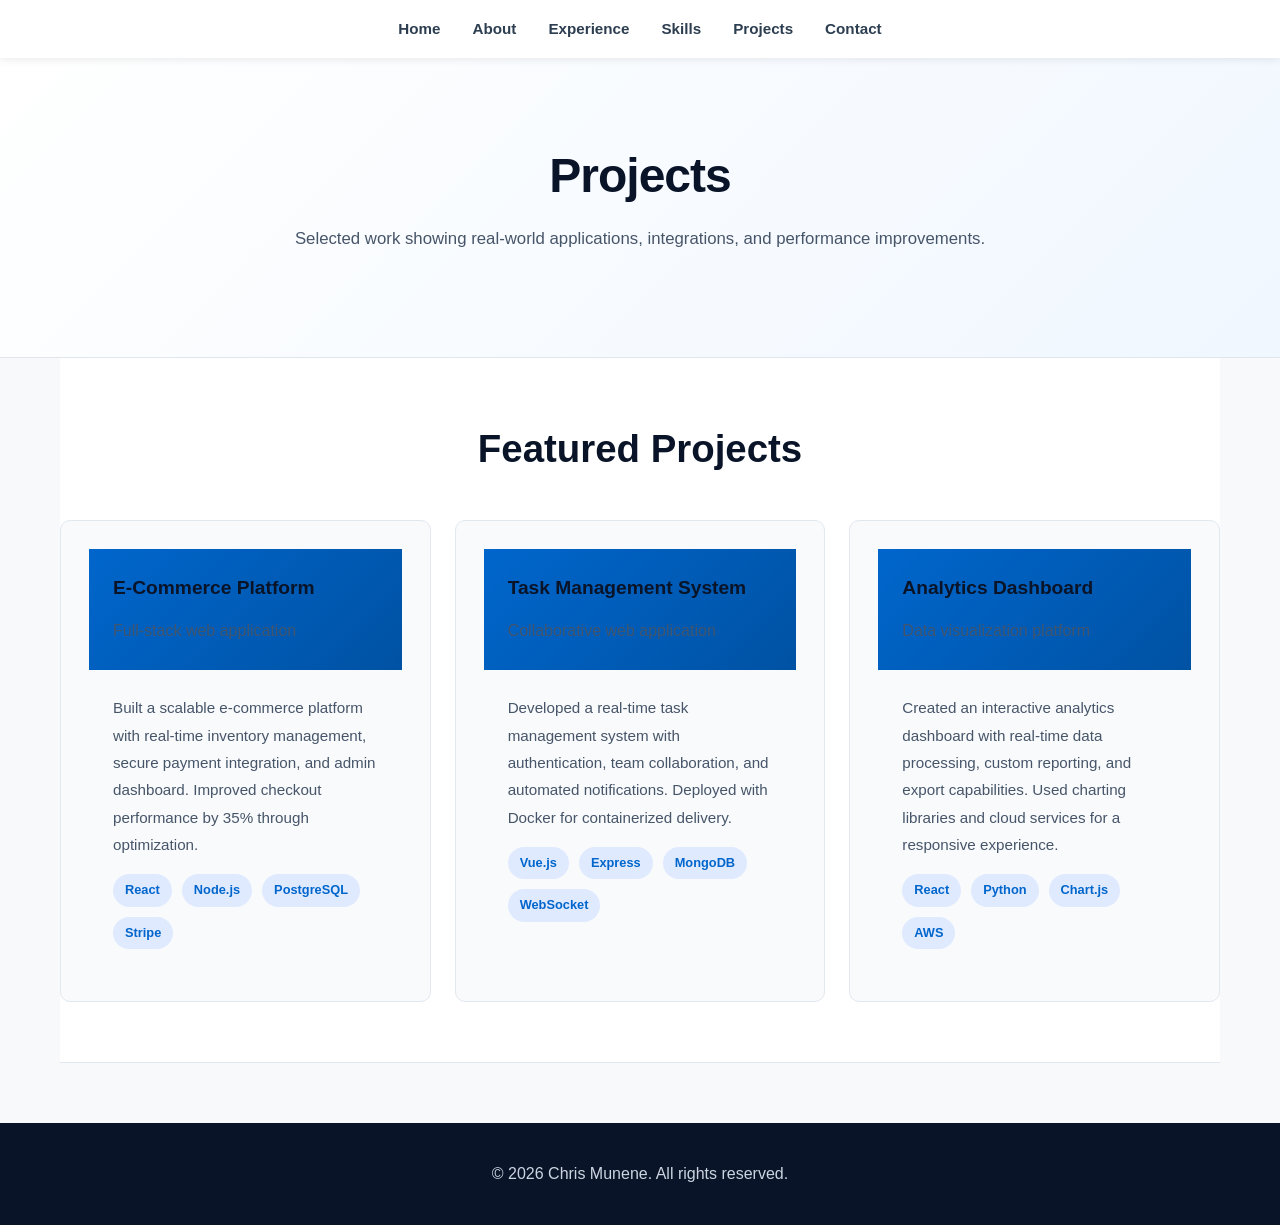
<file: Projects.html>
<!DOCTYPE html>
<html lang="en">
<head>
    <meta charset="UTF-8">
    <meta name="viewport" content="width=device-width, initial-scale=1.0">
    <title>Projects | Chris Munene</title>
    <link rel="stylesheet" href="styles.css">
    <link rel="stylesheet" href="https://cdnjs.cloudflare.com/ajax/libs/font-awesome/6.4.0/css/all.min.css">
</head>
<body>
    <nav>
        <ul>
            <li><a href="Home.html">Home</a></li>
            <li><a href="About.html">About</a></li>
            <li><a href="Experience.html">Experience</a></li>
            <li><a href="skills.html">Skills</a></li>
            <li><a href="Projects.html">Projects</a></li>
            <li><a href="Contact.html">Contact</a></li>
        </ul>
    </nav>

    <header class="page-hero">
        <h1>Projects</h1>
        <p>Selected work showing real-world applications, integrations, and performance improvements.</p>
    </header>

    <main class="container">
        <section>
            <h2>Featured Projects</h2>
            <div class="projects-grid">
                <div class="project-card">
                    <div class="project-header">
                        <h3>E-Commerce Platform</h3>
                        <p>Full-stack web application</p>
                    </div>
                    <div class="project-body">
                        <p>Built a scalable e-commerce platform with real-time inventory management, secure payment integration, and admin dashboard. Improved checkout performance by 35% through optimization.</p>
                        <div class="project-tags">
                            <span class="tag">React</span>
                            <span class="tag">Node.js</span>
                            <span class="tag">PostgreSQL</span>
                            <span class="tag">Stripe</span>
                        </div>
                    </div>
                </div>
                <div class="project-card">
                    <div class="project-header">
                        <h3>Task Management System</h3>
                        <p>Collaborative web application</p>
                    </div>
                    <div class="project-body">
                        <p>Developed a real-time task management system with authentication, team collaboration, and automated notifications. Deployed with Docker for containerized delivery.</p>
                        <div class="project-tags">
                            <span class="tag">Vue.js</span>
                            <span class="tag">Express</span>
                            <span class="tag">MongoDB</span>
                            <span class="tag">WebSocket</span>
                        </div>
                    </div>
                </div>
                <div class="project-card">
                    <div class="project-header">
                        <h3>Analytics Dashboard</h3>
                        <p>Data visualization platform</p>
                    </div>
                    <div class="project-body">
                        <p>Created an interactive analytics dashboard with real-time data processing, custom reporting, and export capabilities. Used charting libraries and cloud services for a responsive experience.</p>
                        <div class="project-tags">
                            <span class="tag">React</span>
                            <span class="tag">Python</span>
                            <span class="tag">Chart.js</span>
                            <span class="tag">AWS</span>
                        </div>
                    </div>
                </div>
            </div>
        </section>
    </main>

    <footer>
        <p>&copy; 2026 Chris Munene. All rights reserved.</p>
    </footer>
</body>
</html>
</file>
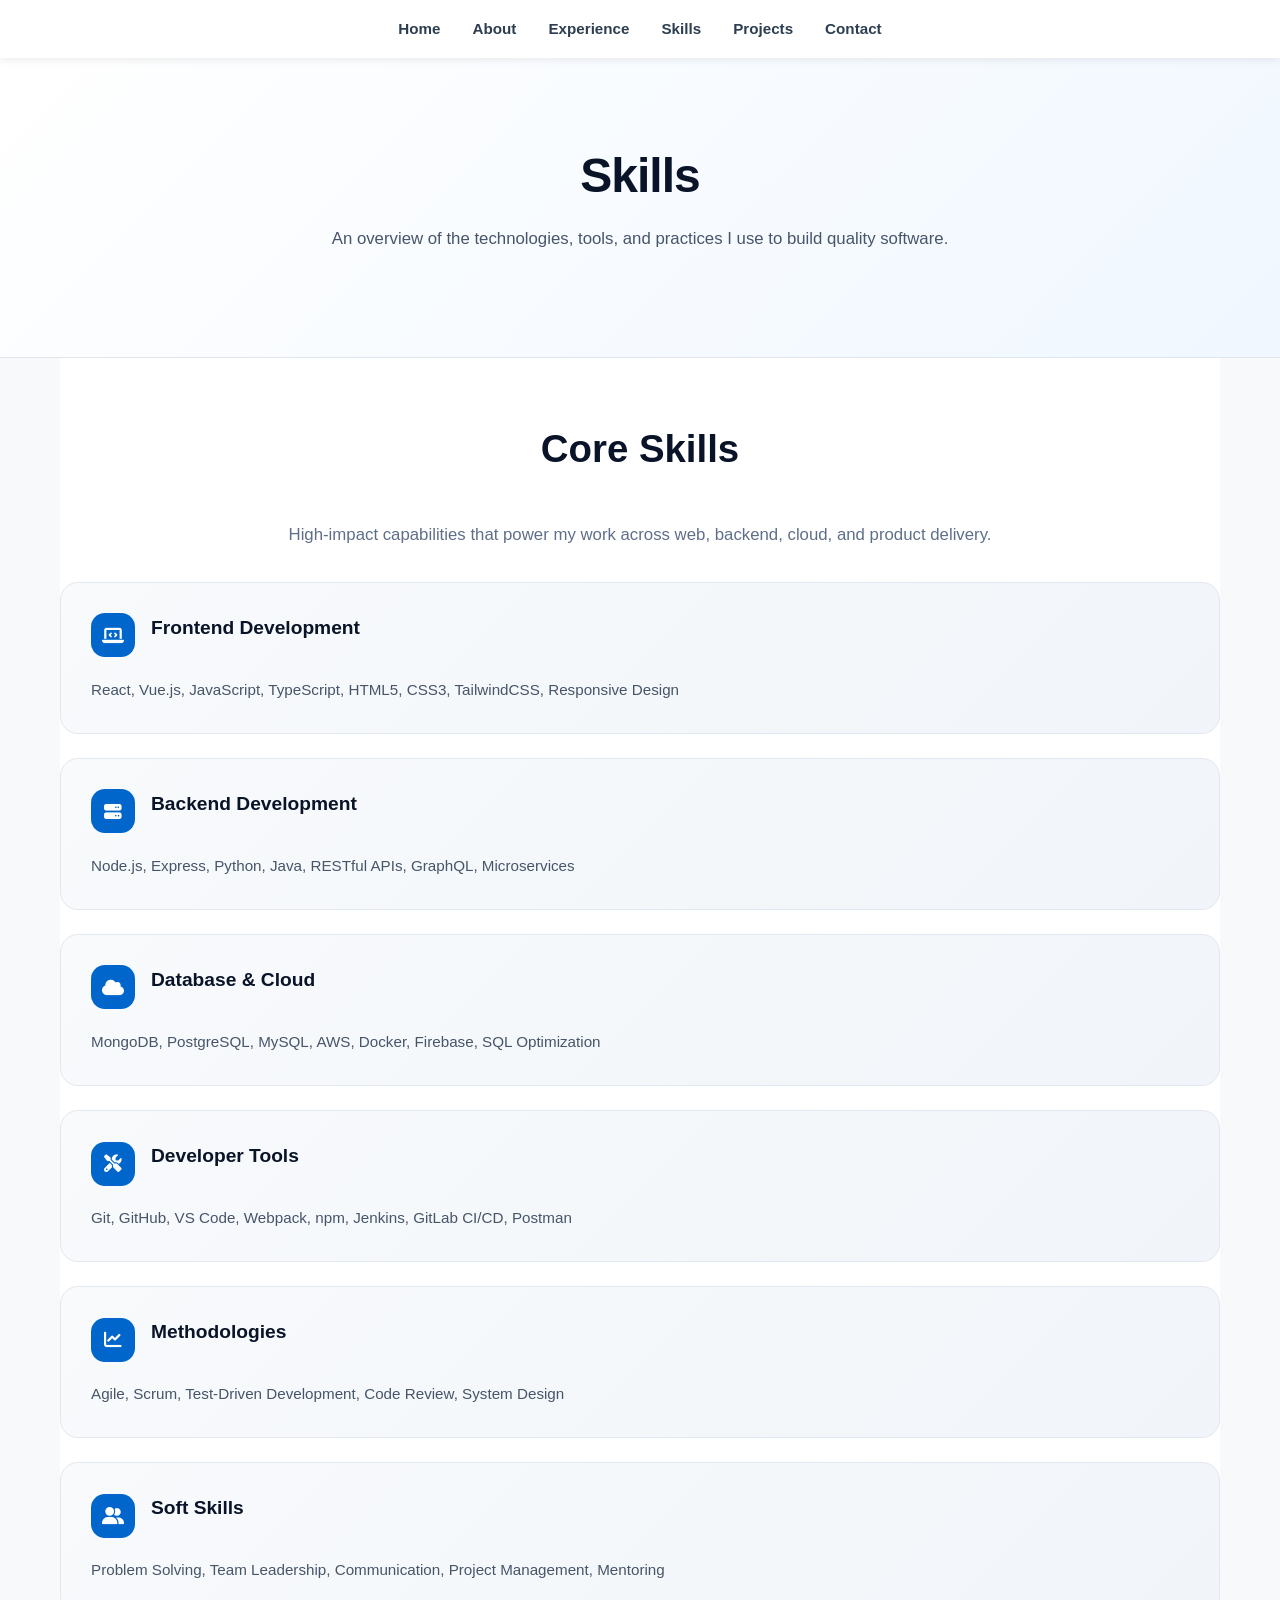
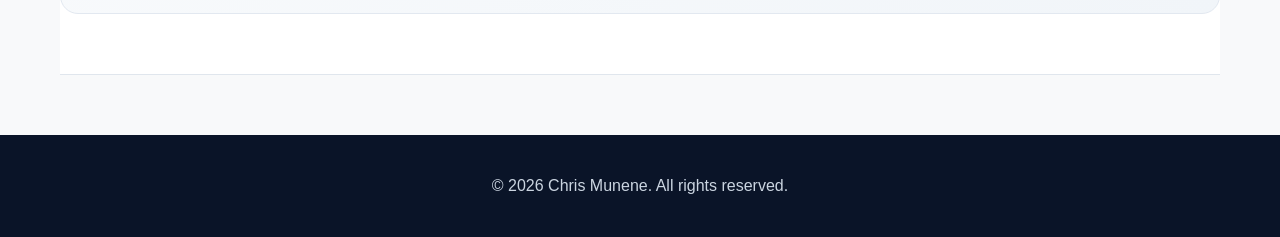
<file: skills.html>
<!DOCTYPE html>
<html lang="en">
<head>
    <meta charset="UTF-8">
    <meta name="viewport" content="width=device-width, initial-scale=1.0">
    <title>Skills | Chris Munene</title>
    <link rel="stylesheet" href="styles.css">
    <link rel="stylesheet" href="https://cdnjs.cloudflare.com/ajax/libs/font-awesome/6.4.0/css/all.min.css">
</head>
<body>
    <nav>
        <ul>
            <li><a href="Home.html">Home</a></li>
            <li><a href="About.html">About</a></li>
            <li><a href="Experience.html">Experience</a></li>
            <li><a href="skills.html">Skills</a></li>
            <li><a href="Projects.html">Projects</a></li>
            <li><a href="Contact.html">Contact</a></li>
        </ul>
    </nav>

    <header class="page-hero">
        <h1>Skills</h1>
        <p>An overview of the technologies, tools, and practices I use to build quality software.</p>
    </header>

    <main class="container">
        <section>
            <h2>Core Skills</h2>
            <p class="section-intro">High-impact capabilities that power my work across web, backend, cloud, and product delivery.</p>
            <div class="skills-grid">
                <div class="skill-card">
                    <div class="skill-card-header">
                        <i class="fas fa-laptop-code"></i>
                        <h3>Frontend Development</h3>
                    </div>
                    <p>React, Vue.js, JavaScript, TypeScript, HTML5, CSS3, TailwindCSS, Responsive Design</p>
                </div>
                <div class="skill-card">
                    <div class="skill-card-header">
                        <i class="fas fa-server"></i>
                        <h3>Backend Development</h3>
                    </div>
                    <p>Node.js, Express, Python, Java, RESTful APIs, GraphQL, Microservices</p>
                </div>
                <div class="skill-card">
                    <div class="skill-card-header">
                        <i class="fas fa-cloud"></i>
                        <h3>Database & Cloud</h3>
                    </div>
                    <p>MongoDB, PostgreSQL, MySQL, AWS, Docker, Firebase, SQL Optimization</p>
                </div>
                <div class="skill-card">
                    <div class="skill-card-header">
                        <i class="fas fa-tools"></i>
                        <h3>Developer Tools</h3>
                    </div>
                    <p>Git, GitHub, VS Code, Webpack, npm, Jenkins, GitLab CI/CD, Postman</p>
                </div>
                <div class="skill-card">
                    <div class="skill-card-header">
                        <i class="fas fa-chart-line"></i>
                        <h3>Methodologies</h3>
                    </div>
                    <p>Agile, Scrum, Test-Driven Development, Code Review, System Design</p>
                </div>
                <div class="skill-card">
                    <div class="skill-card-header">
                        <i class="fas fa-user-friends"></i>
                        <h3>Soft Skills</h3>
                    </div>
                    <p>Problem Solving, Team Leadership, Communication, Project Management, Mentoring</p>
                </div>
            </div>
        </section>
    </main>

    <footer>
        <p>&copy; 2026 Chris Munene. All rights reserved.</p>
    </footer>
</body>
</html>
</file>
<file: styles.css>
* {
    margin: 0;
    padding: 0;
    box-sizing: border-box;
}

body {
    font-family: 'Inter', -apple-system, BlinkMacSystemFont, 'Segoe UI', sans-serif;
    line-height: 1.6;
    color: #2c3e50;
    background-color: #f8f9fa;
}

a {
    text-decoration: none;
    color: inherit;
}

img {
    max-width: 100%;
    display: block;
}

nav {
    background: white;
    padding: 1rem 0;
    position: sticky;
    top: 0;
    z-index: 100;
    box-shadow: 0 2px 8px rgba(0, 0, 0, 0.08);
}

.nav-container {
    max-width: 1200px;
    margin: 0 auto;
    padding: 0 20px;
    display: flex;
    justify-content: space-between;
    align-items: center;
}

nav ul {
    list-style: none;
    display: flex;
    justify-content: center;
    gap: 2rem;
    flex-wrap: wrap;
}

nav a {
    color: #2c3e50;
    font-weight: 600;
    font-size: 0.95rem;
    transition: color 0.3s ease;
    position: relative;
}

nav a:hover {
    color: #0066cc;
}

nav a::after {
    content: '';
    position: absolute;
    bottom: -5px;
    left: 0;
    width: 0;
    height: 2px;
    background: #0066cc;
    transition: width 0.3s ease;
}

nav a:hover::after {
    width: 100%;
}

.hamburger {
    display: none;
    flex-direction: column;
    gap: 6px;
    cursor: pointer;
    z-index: 1001;
}

.hamburger span {
    width: 28px;
    height: 3px;
    background-color: #2c3e50;
    border-radius: 2px;
    transition: all 0.3s ease;
}

.hamburger.active span:nth-child(1) {
    transform: rotate(45deg) translate(10px, 10px);
}

.hamburger.active span:nth-child(2) {
    opacity: 0;
}

.hamburger.active span:nth-child(3) {
    transform: rotate(-45deg) translate(10px, -10px);
}

.page-hero,
.hero {
    background: linear-gradient(135deg, #ffffff 0%, #f0f7ff 100%);
    border-bottom: 1px solid #e0e6ed;
    padding: 80px 20px;
    text-align: center;
}

.logo-image {
    display: block;
    margin: 0 auto 24px;
    width: 120px;
    max-width: 100%;
    border-radius: 50%;
}

.page-hero h1,
.hero h1 {
    font-size: 3rem;
    margin-bottom: 0.75rem;
    color: #0a1428;
    font-weight: 700;
    letter-spacing: -1px;
}

.page-hero p,
.hero p {
    font-size: 1.05rem;
    margin-bottom: 1.5rem;
    color: #475569;
    max-width: 760px;
    margin-left: auto;
    margin-right: auto;
}

.cta-button,
.button-link {
    display: inline-block;
    background: linear-gradient(135deg, #0066cc 0%, #0052a3 100%);
    color: white;
    padding: 14px 36px;
    border-radius: 6px;
    font-weight: 600;
    transition: all 0.3s ease;
    box-shadow: 0 4px 15px rgba(0, 102, 204, 0.2);
}

.cta-button:hover,
.button-link:hover {
    transform: translateY(-2px);
    box-shadow: 0 8px 25px rgba(0, 102, 204, 0.3);
}

.container {
    max-width: 1200px;
    margin: 0 auto;
    padding: 0 20px 60px;
}

section {
    padding: 60px 0;
    background: white;
    border-bottom: 1px solid #e0e6ed;
}

section h2 {
    font-size: 2.4rem;
    color: #0a1428;
    margin-bottom: 40px;
    text-align: center;
    font-weight: 700;
}

.section-intro {
    max-width: 760px;
    margin: 0 auto 32px;
    color: #5f6f88;
    text-align: center;
    font-size: 1.05rem;
    line-height: 1.8;
}

section p,
.contact-item p,
.skill-card p,
.project-body p,
.experience-item p {
    color: #475569;
    line-height: 1.8;
}

.about {
    max-width: 900px;
    margin: 0 auto;
}

.about-card {
    background: linear-gradient(180deg, #ffffff 0%, #eef6ff 100%);
    border: 1px solid #cfdcef;
    border-radius: 18px;
    padding: 28px;
    margin-bottom: 30px;
    box-shadow: 0 14px 40px rgba(34, 77, 124, 0.08);
}

.about-card h3 {
    font-size: 1.85rem;
    margin-bottom: 18px;
    color: #0a1428;
}

.about-card ul {
    list-style: disc inside;
    margin-top: 18px;
    color: #334155;
    line-height: 1.8;
}

.about-card li {
    margin-bottom: 12px;
}

.home-grid,
.skills-grid,
.projects-grid,
.contact-grid {
    display: grid;
    gap: 24px;
}

.home-grid {
    grid-template-columns: repeat(auto-fit, minmax(260px, 1fr));
    margin-top: 40px;
}

.home-card,
.skill-card,
.project-card,
.contact-item,
.experience-item {
    background: #f8fafc;
    border: 1px solid #e2e8f0;
    border-radius: 10px;
    padding: 28px;
}

.home-card:hover,
.skill-card:hover,
.project-card:hover {
    transform: translateY(-5px);
    box-shadow: 0 12px 30px rgba(0, 102, 204, 0.12);
}

.home-card h3,
.skill-card h3,
.project-header h3,
.contact-item h3,
.experience-item h3 {
    color: #0a1428;
    margin-bottom: 14px;
    font-size: 1.2rem;
    font-weight: 700;
}

.skill-card {
    background: linear-gradient(180deg, #ffffff 0%, #eef7ff 100%);
    border: 1px solid #d7e4f3;
    border-radius: 18px;
    padding: 30px;
    transition: transform 0.35s ease, box-shadow 0.35s ease;
}

.skill-card:hover {
    transform: translateY(-6px);
    box-shadow: 0 18px 40px rgba(0, 102, 204, 0.14);
}

.skill-card-header {
    display: flex;
    align-items: center;
    gap: 16px;
    margin-bottom: 18px;
}

.skill-card-header i {
    width: 44px;
    height: 44px;
    display: inline-flex;
    align-items: center;
    justify-content: center;
    border-radius: 14px;
    background: #0066cc;
    color: white;
    font-size: 1.1rem;
}

.skill-tags {
    display: flex;
    flex-wrap: wrap;
    gap: 10px;
    margin-top: 18px;
}

.skill-pill {
    display: inline-flex;
    align-items: center;
    padding: 10px 14px;
    border-radius: 999px;
    background: rgba(0, 102, 204, 0.08);
    color: #0f3f72;
    font-weight: 600;
    font-size: 0.9rem;
}

.home-card p,
.skill-card p,
.project-body p,
.contact-item a,
.experience-item .role,
.experience-item .date {
    font-size: 0.95rem;
}

.experience-item {
    border-left: 4px solid #0066cc;
}

.experience-item .role {
    color: #0066cc;
    font-weight: 600;
    margin-bottom: 8px;
}

.experience-item .date {
    color: #94a3b8;
    margin-bottom: 16px;
}

.skill-card {
    background: linear-gradient(135deg, #f8fafc 0%, #f1f5f9 100%);
    border: 1px solid #e2e8f0;
}

.projects-grid {
    grid-template-columns: repeat(auto-fit, minmax(280px, 1fr));
    margin-top: 40px;
}

.project-card {
    overflow: hidden;
}

.project-header {
    background: linear-gradient(135deg, #0066cc 0%, #0052a3 100%);
    color: white;
    padding: 24px;
}

.project-header p {
    opacity: 0.92;
    margin-top: 8px;
}

.project-body {
    padding: 24px;
}

.project-tags {
    display: flex;
    gap: 10px;
    flex-wrap: wrap;
    margin-top: 16px;
}

.tag {
    background: #e0eaff;
    color: #0066cc;
    padding: 6px 12px;
    border-radius: 20px;
    font-size: 0.8rem;
    font-weight: 600;
}

.contact-info,
.contact-grid {
    display: grid;
    grid-template-columns: repeat(auto-fit, minmax(240px, 1fr));
    gap: 24px;
}

.contact-item h3 {
    font-weight: 700;
    margin-bottom: 12px;
}

.contact-item a {
    display: inline-flex;
    align-items: center;
    gap: 10px;
    color: #0066cc;
    font-weight: 600;
}

.social-links {
    display: flex;
    justify-content: center;
    gap: 18px;
    margin-top: 30px;
}

.social-links a {
    display: inline-flex;
    align-items: center;
    justify-content: center;
    width: 42px;
    height: 42px;
    border-radius: 50%;
    background: #e0eaff;
    color: #0066cc;
    font-size: 1.1rem;
    transition: all 0.3s ease;
}

.social-links a:hover {
    background: #0066cc;
    color: white;
    transform: translateY(-3px);
}

footer {
    background: #0a1428;
    color: white;
    text-align: center;
    padding: 32px 20px;
}

footer p {
    margin: 6px 0;
    color: #cbd5e1;
}

@media (max-width: 768px) {
    .hamburger {
        display: flex;
    }

    nav ul {
        position: fixed;
        left: -100%;
        top: 70px;
        flex-direction: column;
        background-color: white;
        width: 100%;
        text-align: center;
        transition: 0.3s;
        box-shadow: 0 10px 27px rgba(0, 0, 0, 0.05);
        padding: 20px 0;
        gap: 0;
    }

    nav ul.active {
        left: 0;
    }

    nav ul li {
        padding: 15px 0;
        border-bottom: 1px solid #e0e6ed;
    }

    nav ul li:last-child {
        border-bottom: none;
    }

    .page-hero h1,
    .hero h1 {
        font-size: 2.3rem;
    }

    .page-hero p,
    .hero p {
        font-size: 1rem;
    }

    section h2 {
        font-size: 2rem;
    }

    .home-grid,
    .skills-grid,
    .projects-grid,
    .contact-grid {
        grid-template-columns: 1fr;
    }
}
</file>
